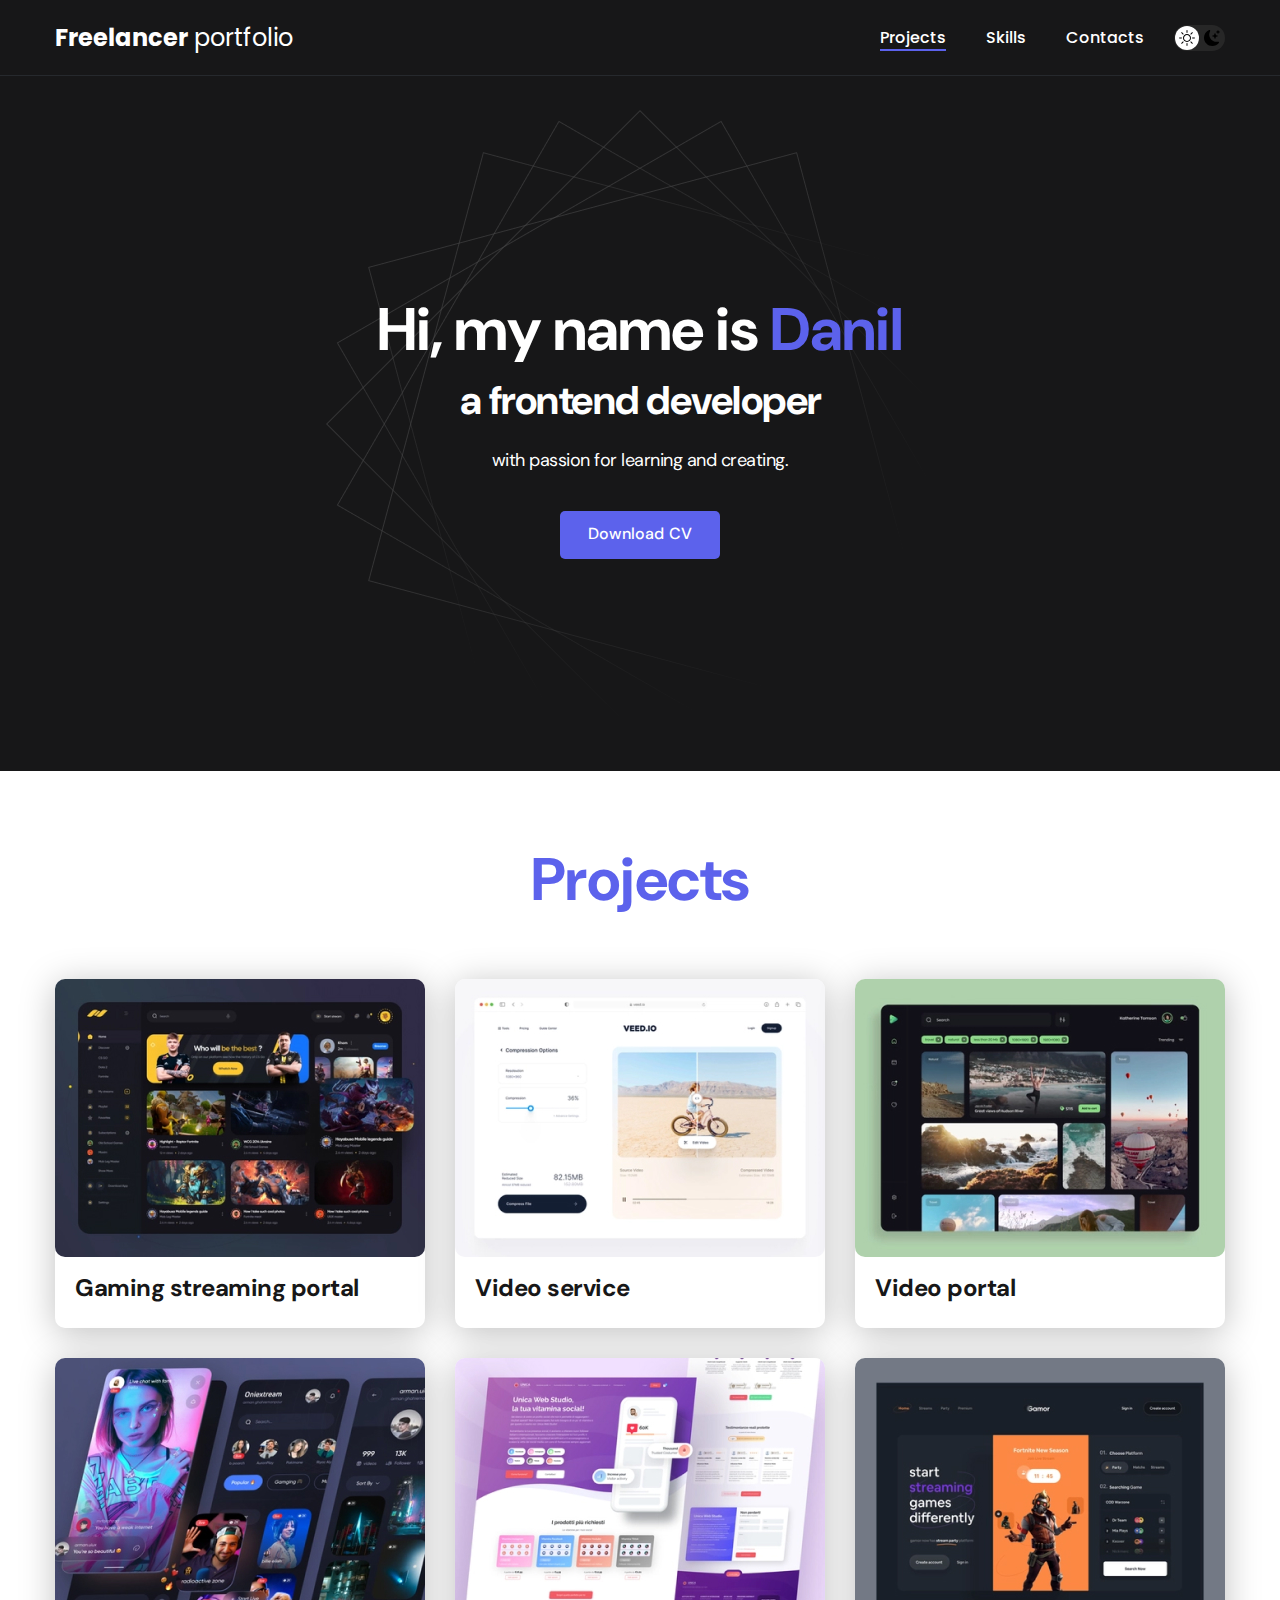
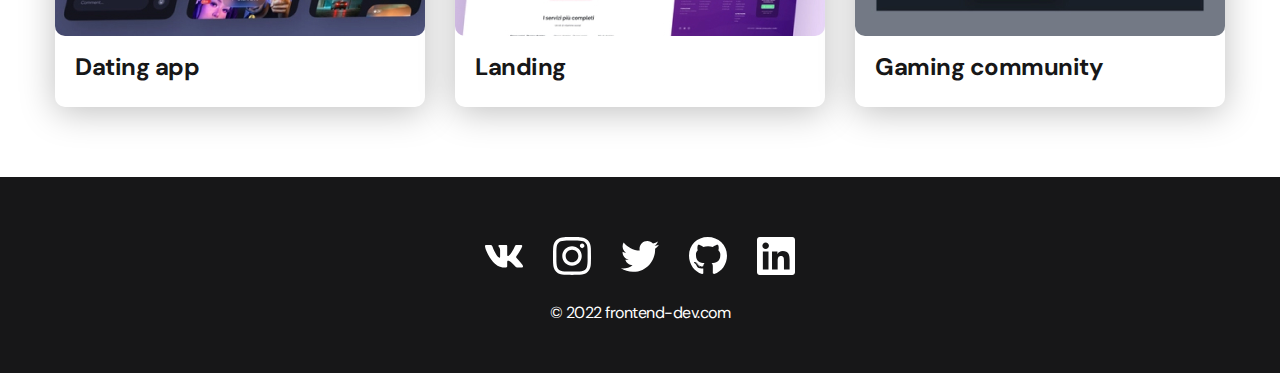
<file: index.html>
<!DOCTYPE html>
<html lang="en">
<head>
    <meta charset="UTF-8">
    <meta http-equiv="X-UA-Compatible" content="IE=edge">
    <meta name="viewport" content="width=device-width, initial-scale=1.0">
    <title>Freelancer portfolio</title>
    <link rel="stylesheet" href="./css/main.css">
    <link rel="apple-touch-icon" sizes="180x180" href="favicon/apple-touch-icon.png">
    <link rel="icon" type="image/png" sizes="32x32" href="favicon/favicon-32x32.png">
    <link rel="icon" type="image/png" sizes="16x16" href="favicon/favicon-16x16.png">
    <link rel="manifest" href="favicon/site.webmanifest">
    <link rel="mask-icon" href="favicon/safari-pinned-tab.svg" color="#5bbad5">
    <meta name="msapplication-TileColor" content="#da532c">
    <meta name="theme-color" content="#ffffff">
</head>
<body>
    <nav class="nav">
        <div class="container">
            <div class="nav-row">
                <a href="./index.html" class="logo"><strong>Freelancer</strong> portfolio</a>

                <button class="dark-mode-btn">
                    <img src="./img/icons/sun.svg" alt="Light mode" class="dark-mode-btn__icon">
                    <img src="./img/icons/moon.svg" alt="Dark mode" class="dark-mode-btn__icon">
                </button>
                
                <ul class="nav-list">
                    <li class="nav-list__item"><a href="./index.html" class="nav-list__link nav-list__link--active">Projects</a></li>
                    <li class="nav-list__item"><a href="./skills.html" class="nav-list__link">Skills</a></li>
                    <li class="nav-list__item"><a href="./contacts.html" class="nav-list__link">Contacts</a></li>
                </ul>
            </div>
        </div>
    </nav>

    <header class="header">
        <div class="header__wrapper">
            <h1 class="header__title">
                <strong>Hi, my name is <em>Danil</em></strong><br>
                a frontend developer
            </h1>
            <div class="header__text">
                <p>with passion for learning and creating.</p>
            </div>
            <a href="#!" class="btn">Download CV</a>
        </div>
    </header>

    <main class="section">
        <div class="container">
            <h2 class="title-1">Projects</h2>
            <ul class="projects">
                <li class="project">
                    <a href="./project-page-1.html">
                        <img src="./img/projects/01.jpg" alt="Project img" class="project__img">
                        <h3 class="project__title">Gaming streaming portal</h3>
                    </a>
                </li>
                <li class="project">
                    <a href="./project-page-2.html">
                        <img src="./img/projects/02.jpg" alt="Project img" class="project__img">
                        <h3 class="project__title">Video service</h3>
                    </a>
                </li>
                <li class="project">
                    <a href="./project-page-3.html">
                        <img src="./img/projects/03.jpg" alt="Project img" class="project__img">
                        <h3 class="project__title">Video portal</h3>
                    </a>
                </li>

                <li class="project">
                    <a href="./project-page-4.html">
                        <img src="./img/projects/04.jpg" alt="Project img" class="project__img">
                        <h3 class="project__title">Dating app</h3>
                    </a>
                </li>
                <li class="project">
                    <a href="./project-page-5.html">
                        <img src="./img/projects/05.jpg" alt="Project img" class="project__img">
                        <h3 class="project__title">Landing</h3>
                    </a>
                </li>
                <li class="project">
                    <a href="./project-page-6.html">
                        <img src="./img/projects/06.jpg" alt="Project img" class="project__img">
                        <h3 class="project__title">Gaming community</h3>
                    </a>
                </li>

            </ul>
        </div>
    </main>

    <footer class="footer">
        <div class="container">
            <div class="footer__wrapper">
                <ul class="social">
                    <li class="social__item"><a href="#!"><img src="./img/icons/vk.svg" alt="Link"></a></li>
                    <li class="social__item"><a href="#!"><img src="./img/icons/instagram.svg" alt="Link"></a></li>
                    <li class="social__item"><a href="#!"><img src="./img/icons/twitter.svg" alt="Link"></a></li>
                    <li class="social__item"><a href="#!"><img src="./img/icons/gitHub.svg" alt="Link"></a></li>
                    <li class="social__item"><a href="#!"><img src="./img/icons/linkedIn.svg" alt="Link"></a></li>
                </ul>
                <div class="copyright">
                    <p>© 2022 frontend-dev.com</p>
                </div>
            </div>
        </div>
    </footer>

    <script src="./js/main.js"></script>

</body>
</html>
</file>
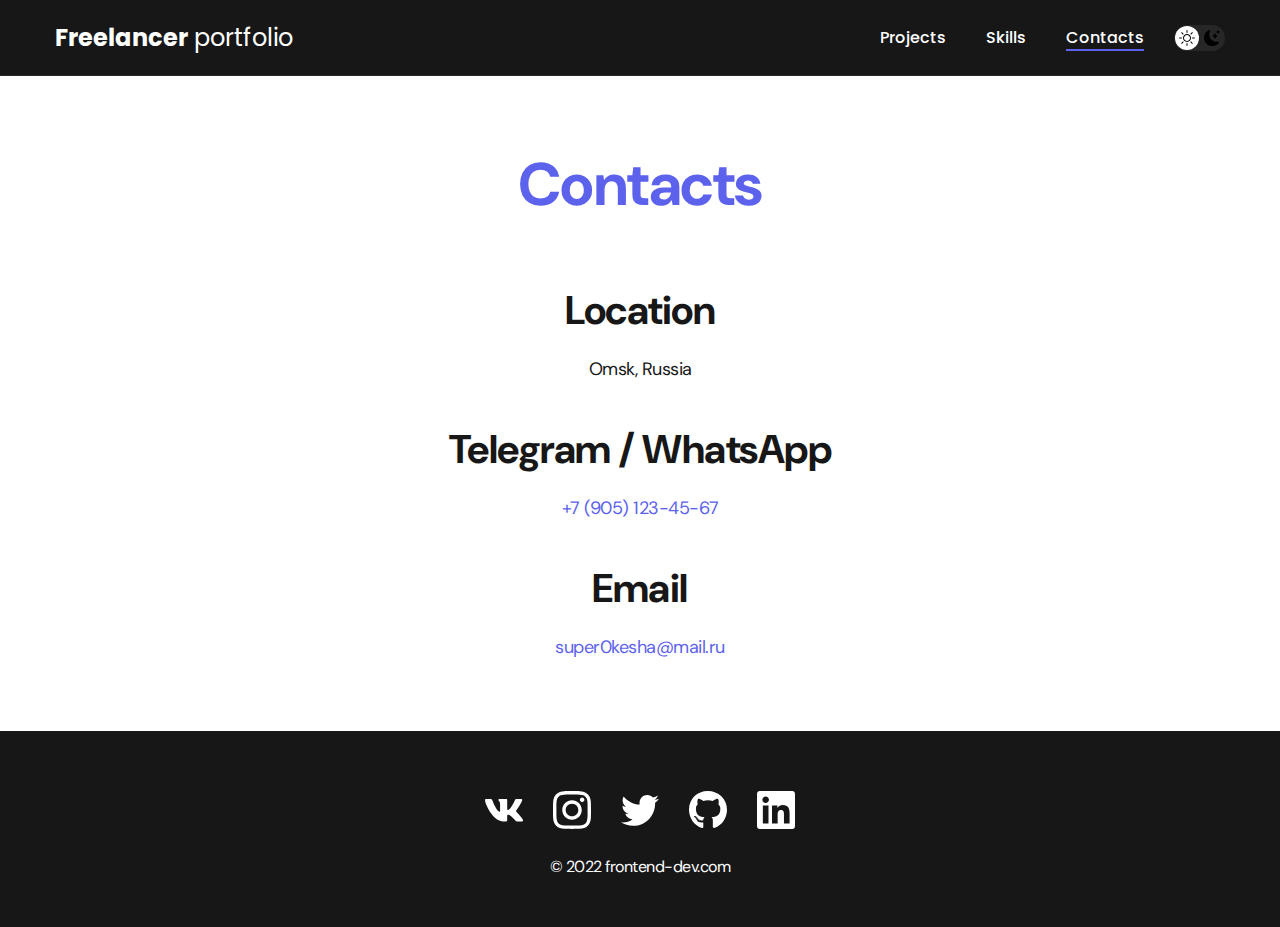
<file: contacts.html>
<!DOCTYPE html>
<html lang="en">
<head>
    <meta charset="UTF-8">
    <meta http-equiv="X-UA-Compatible" content="IE=edge">
    <meta name="viewport" content="width=device-width, initial-scale=1.0">
    <title>Contacts</title>
    <link rel="stylesheet" href="./css/main.css">
    <link rel="apple-touch-icon" sizes="180x180" href="favicon/apple-touch-icon.png">
    <link rel="icon" type="image/png" sizes="32x32" href="favicon/favicon-32x32.png">
    <link rel="icon" type="image/png" sizes="16x16" href="favicon/favicon-16x16.png">
    <link rel="manifest" href="favicon/site.webmanifest">
    <link rel="mask-icon" href="favicon/safari-pinned-tab.svg" color="#5bbad5">
    <meta name="msapplication-TileColor" content="#da532c">
    <meta name="theme-color" content="#ffffff">
</head>
<body>
    <nav class="nav">
        <div class="container">
            <div class="nav-row">
                <a href="./index.html" class="logo"><strong>Freelancer</strong> portfolio</a>

                <button class="dark-mode-btn">
                    <img src="./img/icons/sun.svg" alt="Light mode" class="dark-mode-btn__icon">
                    <img src="./img/icons/moon.svg" alt="Dark mode" class="dark-mode-btn__icon">
                </button>
                
                <ul class="nav-list">
                    <li class="nav-list__item"><a href="./index.html" class="nav-list__link">Projects</a></li>
                    <li class="nav-list__item"><a href="./skills.html" class="nav-list__link">Skills</a></li>
                    <li class="nav-list__item"><a href="./contacts.html" class="nav-list__link nav-list__link--active">Contacts</a></li>
                </ul>
            </div>
        </div>
    </nav>

    <main class="section">
        <div class="container">
                <h1 class="title-1">Contacts</h1>

                <ul class="content-list">
                    <li class="content-list__item">
                        <h2 class="title-2">Location</h2>
                        <p>Omsk, Russia</p>
                    </li>
                    <li class="content-list__item">
                        <h2 class="title-2">Telegram / WhatsApp</h2>
                        <p><a href="tel:+79051234567">+7 (905) 123-45-67</a></p>
                    </li>
                    <li class="content-list__item">
                        <h2 class="title-2">Email</h2>
                        <p><a href="mailto:webdev@protonmail.com">super0kesha@mail.ru</a></p>
                    </li>
                </ul>

        </div>
    </main>

    <footer class="footer">
        <div class="container">
            <div class="footer__wrapper">
                <ul class="social">
                    <li class="social__item"><a href="#!"><img src="./img/icons/vk.svg" alt="Link"></a></li>
                    <li class="social__item"><a href="#!"><img src="./img/icons/instagram.svg" alt="Link"></a></li>
                    <li class="social__item"><a href="#!"><img src="./img/icons/twitter.svg" alt="Link"></a></li>
                    <li class="social__item"><a href="#!"><img src="./img/icons/gitHub.svg" alt="Link"></a></li>
                    <li class="social__item"><a href="#!"><img src="./img/icons/linkedIn.svg" alt="Link"></a></li>
                </ul>
                <div class="copyright">
                    <p>© 2022 frontend-dev.com</p>
                </div>
            </div>
        </div>
    </footer>

    <script src="./js/main.js"></script>

</body>
</html>
</file>
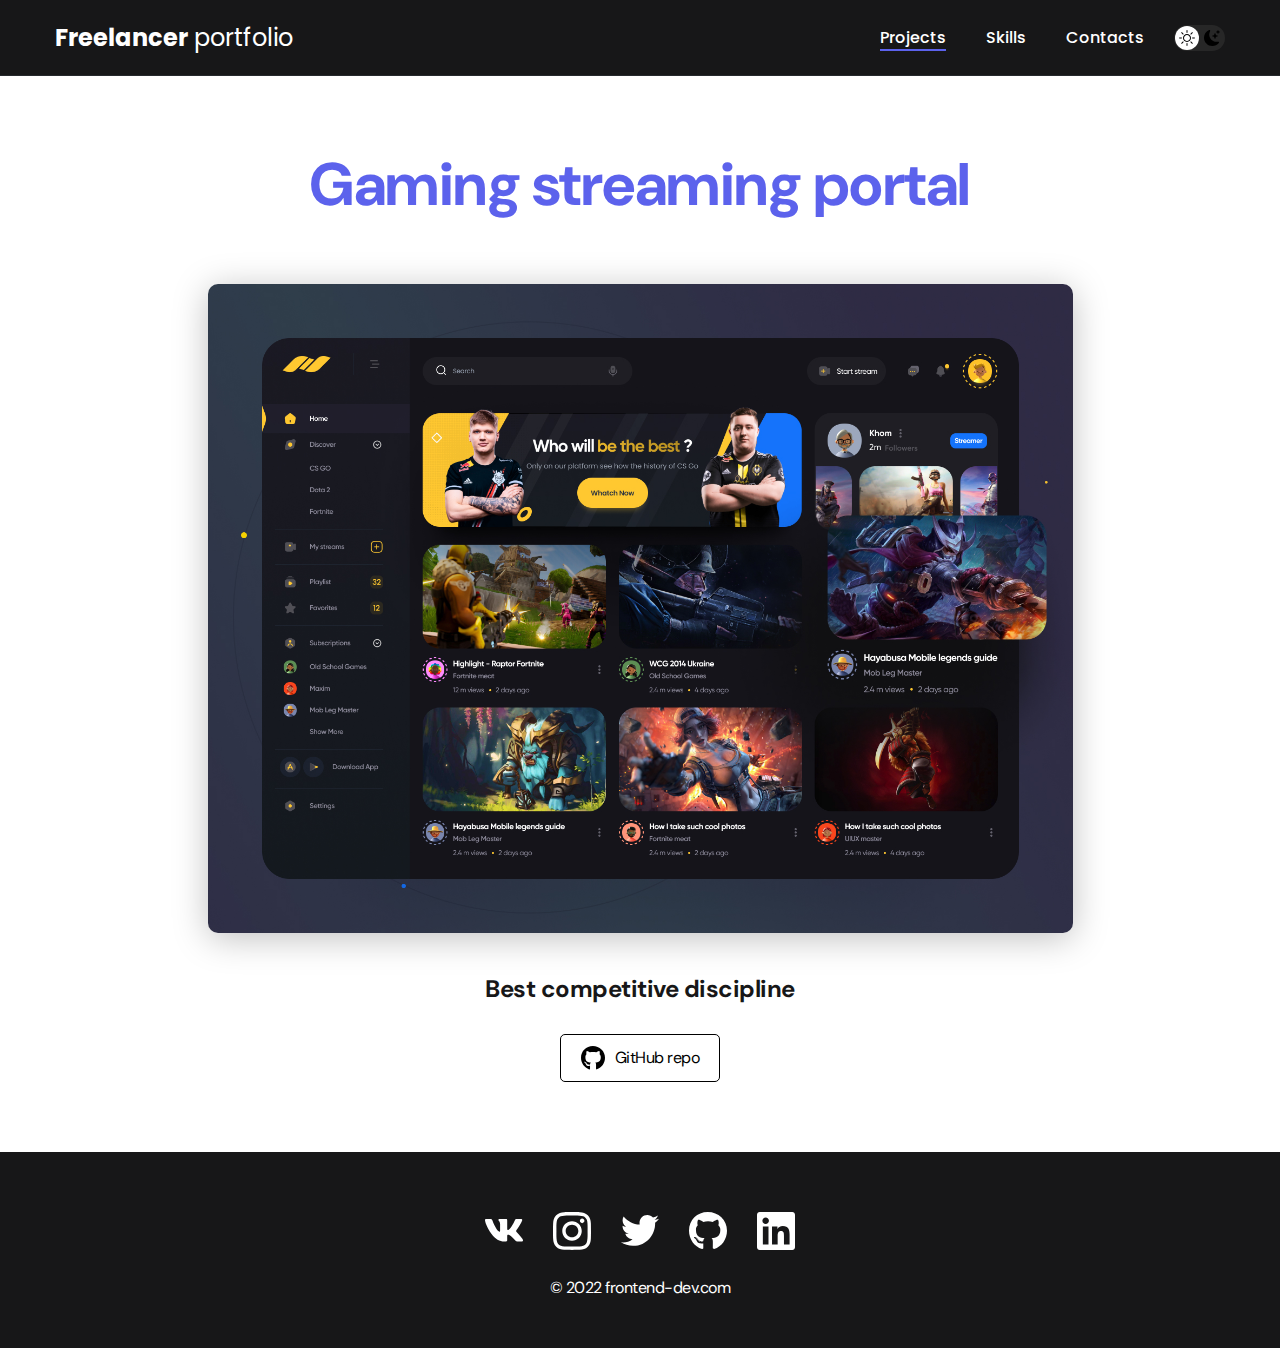
<file: project-page-1.html>
<!DOCTYPE html>
<html lang="en">
<head>
    <meta charset="UTF-8">
    <meta http-equiv="X-UA-Compatible" content="IE=edge">
    <meta name="viewport" content="width=device-width, initial-scale=1.0">
    <title>Freelancer portfolio</title>
    <link rel="stylesheet" href="./css/main.css">
    <link rel="apple-touch-icon" sizes="180x180" href="favicon/apple-touch-icon.png">
    <link rel="icon" type="image/png" sizes="32x32" href="favicon/favicon-32x32.png">
    <link rel="icon" type="image/png" sizes="16x16" href="favicon/favicon-16x16.png">
    <link rel="manifest" href="favicon/site.webmanifest">
    <link rel="mask-icon" href="favicon/safari-pinned-tab.svg" color="#5bbad5">
    <meta name="msapplication-TileColor" content="#da532c">
    <meta name="theme-color" content="#ffffff">
</head>
<body>
    <nav class="nav">
        <div class="container">
            <div class="nav-row">
                <a href="./index.html" class="logo"><strong>Freelancer</strong> portfolio</a>

                <button class="dark-mode-btn">
                    <img src="./img/icons/sun.svg" alt="Light mode" class="dark-mode-btn__icon">
                    <img src="./img/icons/moon.svg" alt="Dark mode" class="dark-mode-btn__icon">
                </button>

                <ul class="nav-list">
                    <li class="nav-list__item"><a href="./index.html" class="nav-list__link nav-list__link--active">Projects</a></li>
                    <li class="nav-list__item"><a href="./skills.html" class="nav-list__link">Skills</a></li>
                    <li class="nav-list__item"><a href="./contacts.html" class="nav-list__link">Contacts</a></li>
                </ul>
            </div>
        </div>
    </nav>

    <main class="section">
        <div class="container">
            <div class="project-details">

                <h1 class="title-1">Gaming streaming portal</h1>

                <img src="./img/projects/01-big.jpg" alt="" class="project-details__cover">

                <div class="project-details__desc">
                    <p>Best competitive discipline </p>
                </div>

                <a href="#!" class="btn-outline">
                    <img src="./img/icons/gitHub-black.svg" alt="">
                    GitHub repo
                </a>

            </div>
        </div>
    </main>

    <footer class="footer">
        <div class="container">
            <div class="footer__wrapper">
                <ul class="social">
                    <li class="social__item"><a href="#!"><img src="./img/icons/vk.svg" alt="Link"></a></li>
                    <li class="social__item"><a href="#!"><img src="./img/icons/instagram.svg" alt="Link"></a></li>
                    <li class="social__item"><a href="#!"><img src="./img/icons/twitter.svg" alt="Link"></a></li>
                    <li class="social__item"><a href="#!"><img src="./img/icons/gitHub.svg" alt="Link"></a></li>
                    <li class="social__item"><a href="#!"><img src="./img/icons/linkedIn.svg" alt="Link"></a></li>
                </ul>
                <div class="copyright">
                    <p>© 2022 frontend-dev.com</p>
                </div>
            </div>
        </div>
    </footer>

    <script src="./js/main.js"></script>

</body>
</html>
</file>
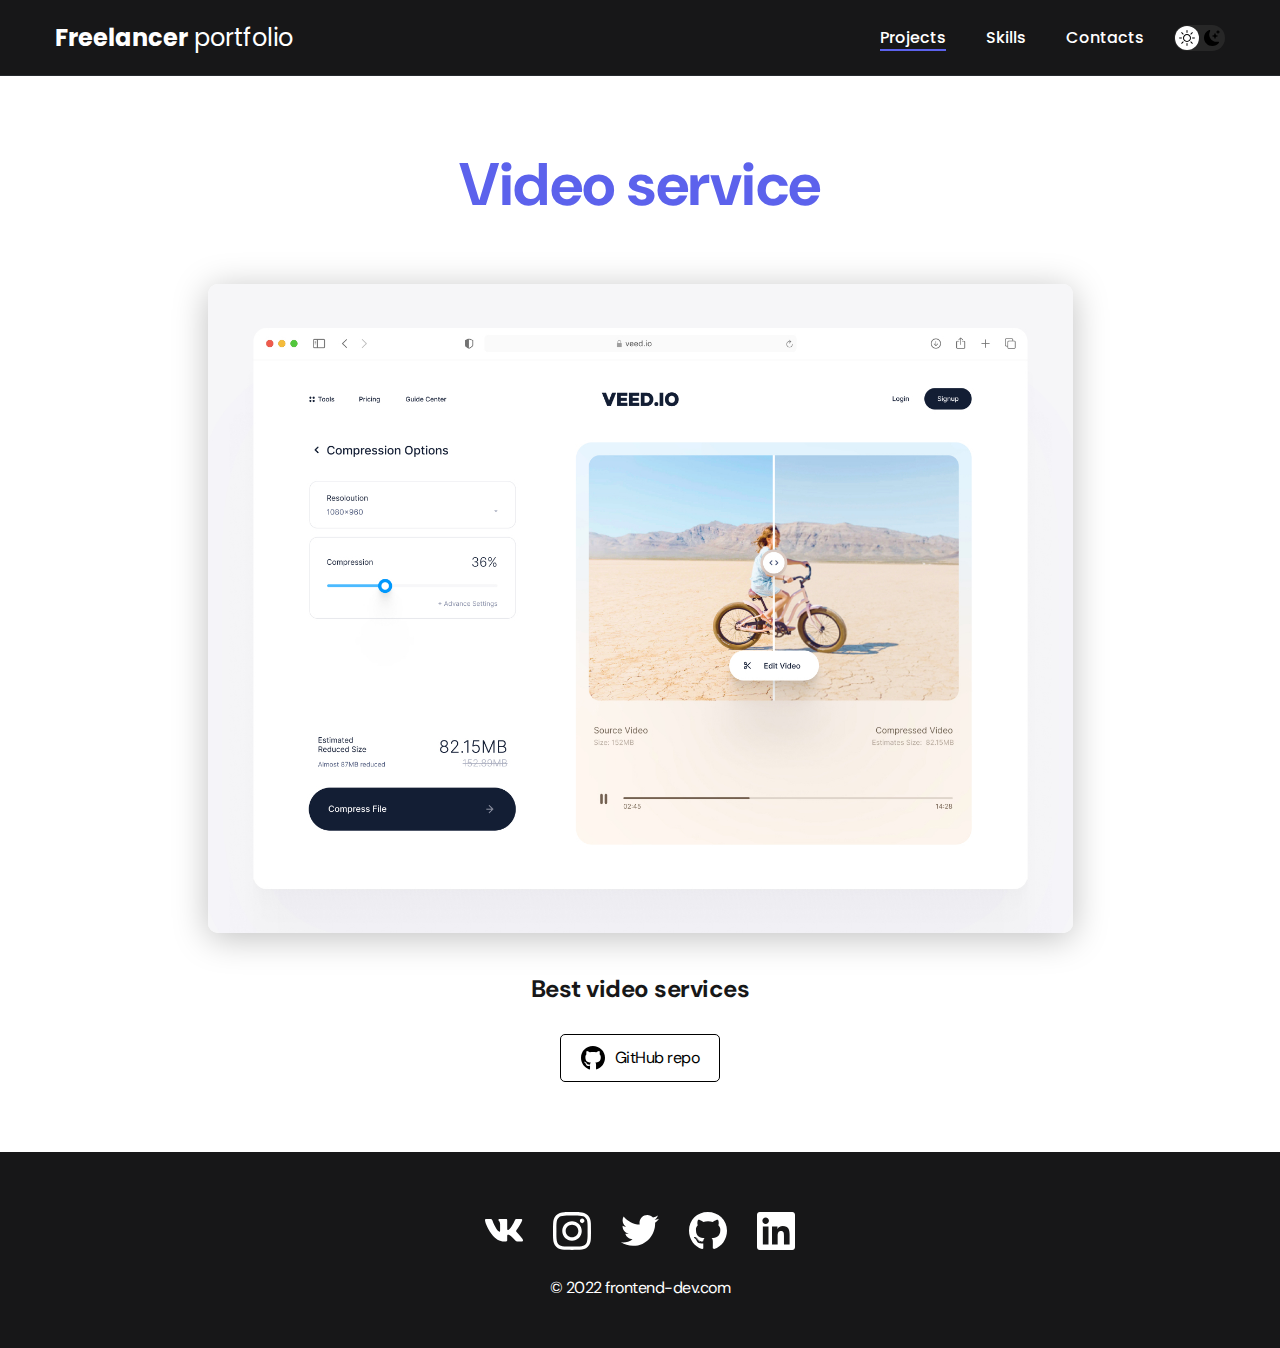
<file: project-page-2.html>
<!DOCTYPE html>
<html lang="en">
<head>
    <meta charset="UTF-8">
    <meta http-equiv="X-UA-Compatible" content="IE=edge">
    <meta name="viewport" content="width=device-width, initial-scale=1.0">
    <title>Freelancer portfolio</title>
    <link rel="stylesheet" href="./css/main.css">
    <link rel="apple-touch-icon" sizes="180x180" href="favicon/apple-touch-icon.png">
    <link rel="icon" type="image/png" sizes="32x32" href="favicon/favicon-32x32.png">
    <link rel="icon" type="image/png" sizes="16x16" href="favicon/favicon-16x16.png">
    <link rel="manifest" href="favicon/site.webmanifest">
    <link rel="mask-icon" href="favicon/safari-pinned-tab.svg" color="#5bbad5">
    <meta name="msapplication-TileColor" content="#da532c">
    <meta name="theme-color" content="#ffffff">
</head>
<body>
    <nav class="nav">
        <div class="container">
            <div class="nav-row">
                <a href="./index.html" class="logo"><strong>Freelancer</strong> portfolio</a>

                <button class="dark-mode-btn">
                    <img src="./img/icons/sun.svg" alt="Light mode" class="dark-mode-btn__icon">
                    <img src="./img/icons/moon.svg" alt="Dark mode" class="dark-mode-btn__icon">
                </button>

                <ul class="nav-list">
                    <li class="nav-list__item"><a href="./index.html" class="nav-list__link nav-list__link--active">Projects</a></li>
                    <li class="nav-list__item"><a href="./skills.html" class="nav-list__link">Skills</a></li>
                    <li class="nav-list__item"><a href="./contacts.html" class="nav-list__link">Contacts</a></li>
                </ul>
            </div>
        </div>
    </nav>

    <main class="section">
        <div class="container">
            <div class="project-details">

                <h1 class="title-1">Video service</h1>

                <img src="./img/projects/02-big.jpg" alt="" class="project-details__cover">

                <div class="project-details__desc">
                    <p>Best video services</p>
                </div>

                <a href="#!" class="btn-outline">
                    <img src="./img/icons/gitHub-black.svg" alt="">
                    GitHub repo
                </a>

            </div>
        </div>
    </main>

    <footer class="footer">
        <div class="container">
            <div class="footer__wrapper">
                <ul class="social">
                    <li class="social__item"><a href="#!"><img src="./img/icons/vk.svg" alt="Link"></a></li>
                    <li class="social__item"><a href="#!"><img src="./img/icons/instagram.svg" alt="Link"></a></li>
                    <li class="social__item"><a href="#!"><img src="./img/icons/twitter.svg" alt="Link"></a></li>
                    <li class="social__item"><a href="#!"><img src="./img/icons/gitHub.svg" alt="Link"></a></li>
                    <li class="social__item"><a href="#!"><img src="./img/icons/linkedIn.svg" alt="Link"></a></li>
                </ul>
                <div class="copyright">
                    <p>© 2022 frontend-dev.com</p>
                </div>
            </div>
        </div>
    </footer>

    <script src="./js/main.js"></script>

</body>
</html>
</file>
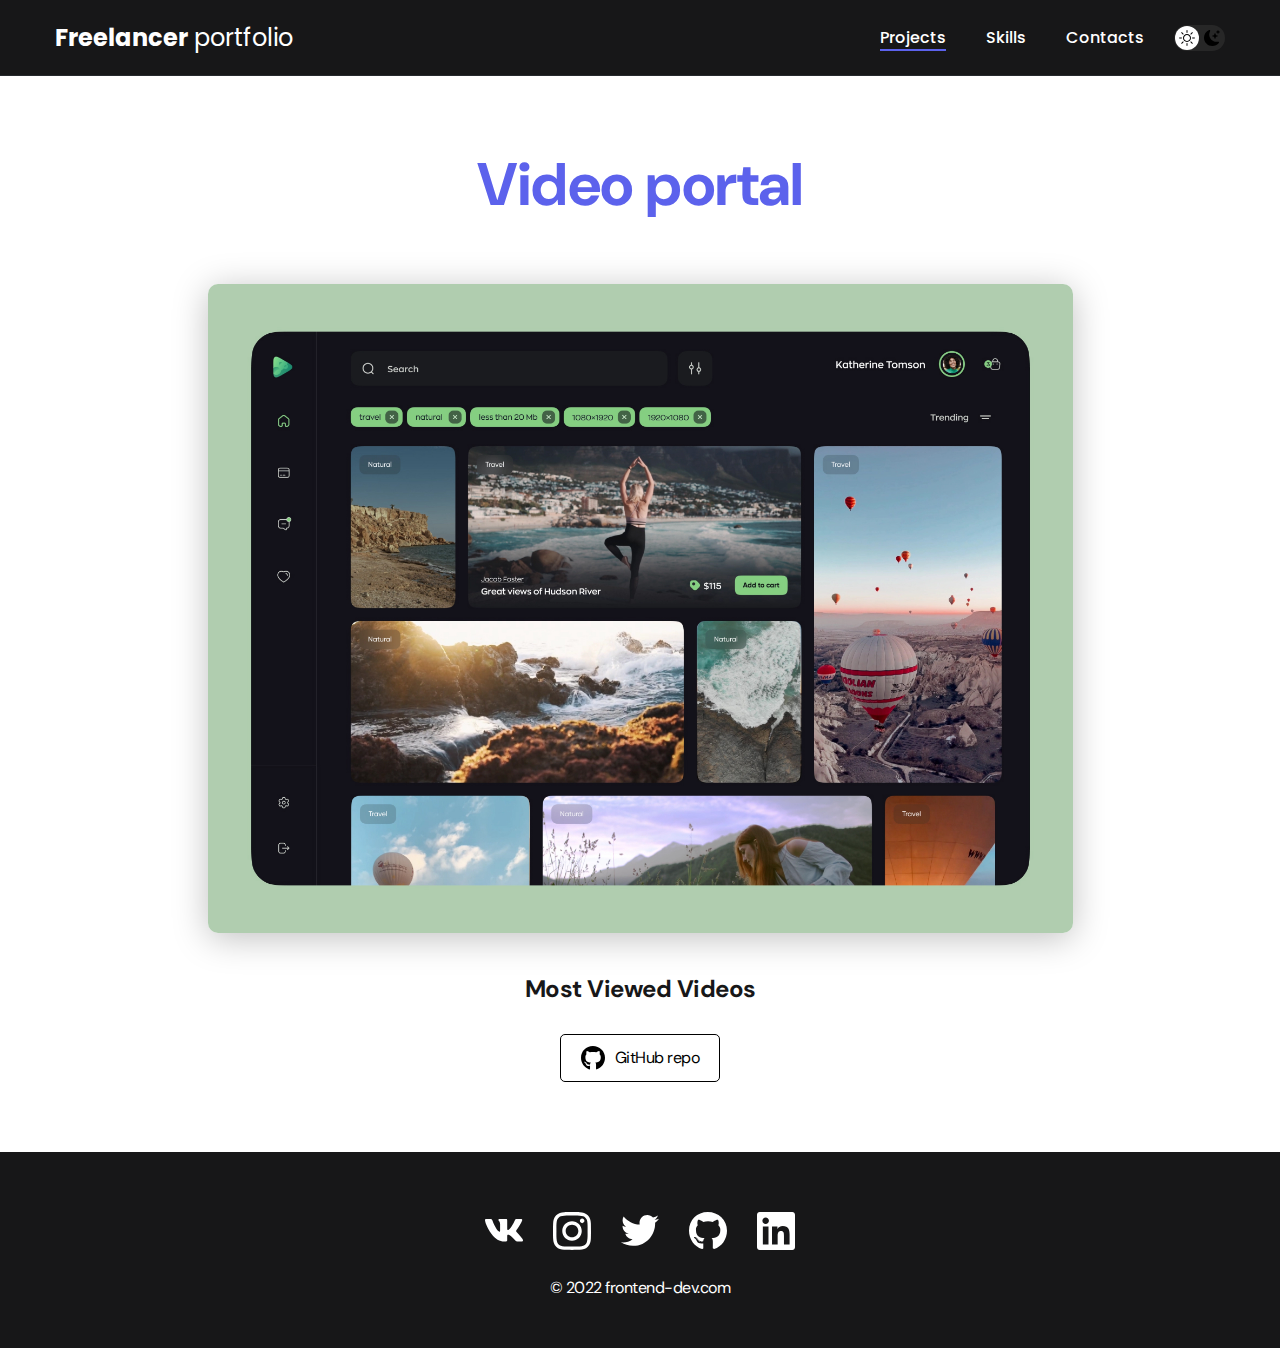
<file: project-page-3.html>
<!DOCTYPE html>
<html lang="en">
<head>
    <meta charset="UTF-8">
    <meta http-equiv="X-UA-Compatible" content="IE=edge">
    <meta name="viewport" content="width=device-width, initial-scale=1.0">
    <title>Freelancer portfolio</title>
    <link rel="stylesheet" href="./css/main.css">
    <link rel="apple-touch-icon" sizes="180x180" href="favicon/apple-touch-icon.png">
    <link rel="icon" type="image/png" sizes="32x32" href="favicon/favicon-32x32.png">
    <link rel="icon" type="image/png" sizes="16x16" href="favicon/favicon-16x16.png">
    <link rel="manifest" href="favicon/site.webmanifest">
    <link rel="mask-icon" href="favicon/safari-pinned-tab.svg" color="#5bbad5">
    <meta name="msapplication-TileColor" content="#da532c">
    <meta name="theme-color" content="#ffffff">
</head>
<body>
    <nav class="nav">
        <div class="container">
            <div class="nav-row">
                <a href="./index.html" class="logo"><strong>Freelancer</strong> portfolio</a>

                <button class="dark-mode-btn">
                    <img src="./img/icons/sun.svg" alt="Light mode" class="dark-mode-btn__icon">
                    <img src="./img/icons/moon.svg" alt="Dark mode" class="dark-mode-btn__icon">
                </button>

                <ul class="nav-list">
                    <li class="nav-list__item"><a href="./index.html" class="nav-list__link nav-list__link--active">Projects</a></li>
                    <li class="nav-list__item"><a href="./skills.html" class="nav-list__link">Skills</a></li>
                    <li class="nav-list__item"><a href="./contacts.html" class="nav-list__link">Contacts</a></li>
                </ul>
            </div>
        </div>
    </nav>

    <main class="section">
        <div class="container">
            <div class="project-details">

                <h1 class="title-1">Video portal</h1>

                <img src="./img/projects/03-big.jpg" alt="" class="project-details__cover">

                <div class="project-details__desc">
                    <p>Most Viewed Videos</p>
                </div>

                <a href="#!" class="btn-outline">
                    <img src="./img/icons/gitHub-black.svg" alt="">
                    GitHub repo
                </a>

            </div>
        </div>
    </main>

    <footer class="footer">
        <div class="container">
            <div class="footer__wrapper">
                <ul class="social">
                    <li class="social__item"><a href="#!"><img src="./img/icons/vk.svg" alt="Link"></a></li>
                    <li class="social__item"><a href="#!"><img src="./img/icons/instagram.svg" alt="Link"></a></li>
                    <li class="social__item"><a href="#!"><img src="./img/icons/twitter.svg" alt="Link"></a></li>
                    <li class="social__item"><a href="#!"><img src="./img/icons/gitHub.svg" alt="Link"></a></li>
                    <li class="social__item"><a href="#!"><img src="./img/icons/linkedIn.svg" alt="Link"></a></li>
                </ul>
                <div class="copyright">
                    <p>© 2022 frontend-dev.com</p>
                </div>
            </div>
        </div>
    </footer>

    <script src="./js/main.js"></script>

</body>
</html>
</file>
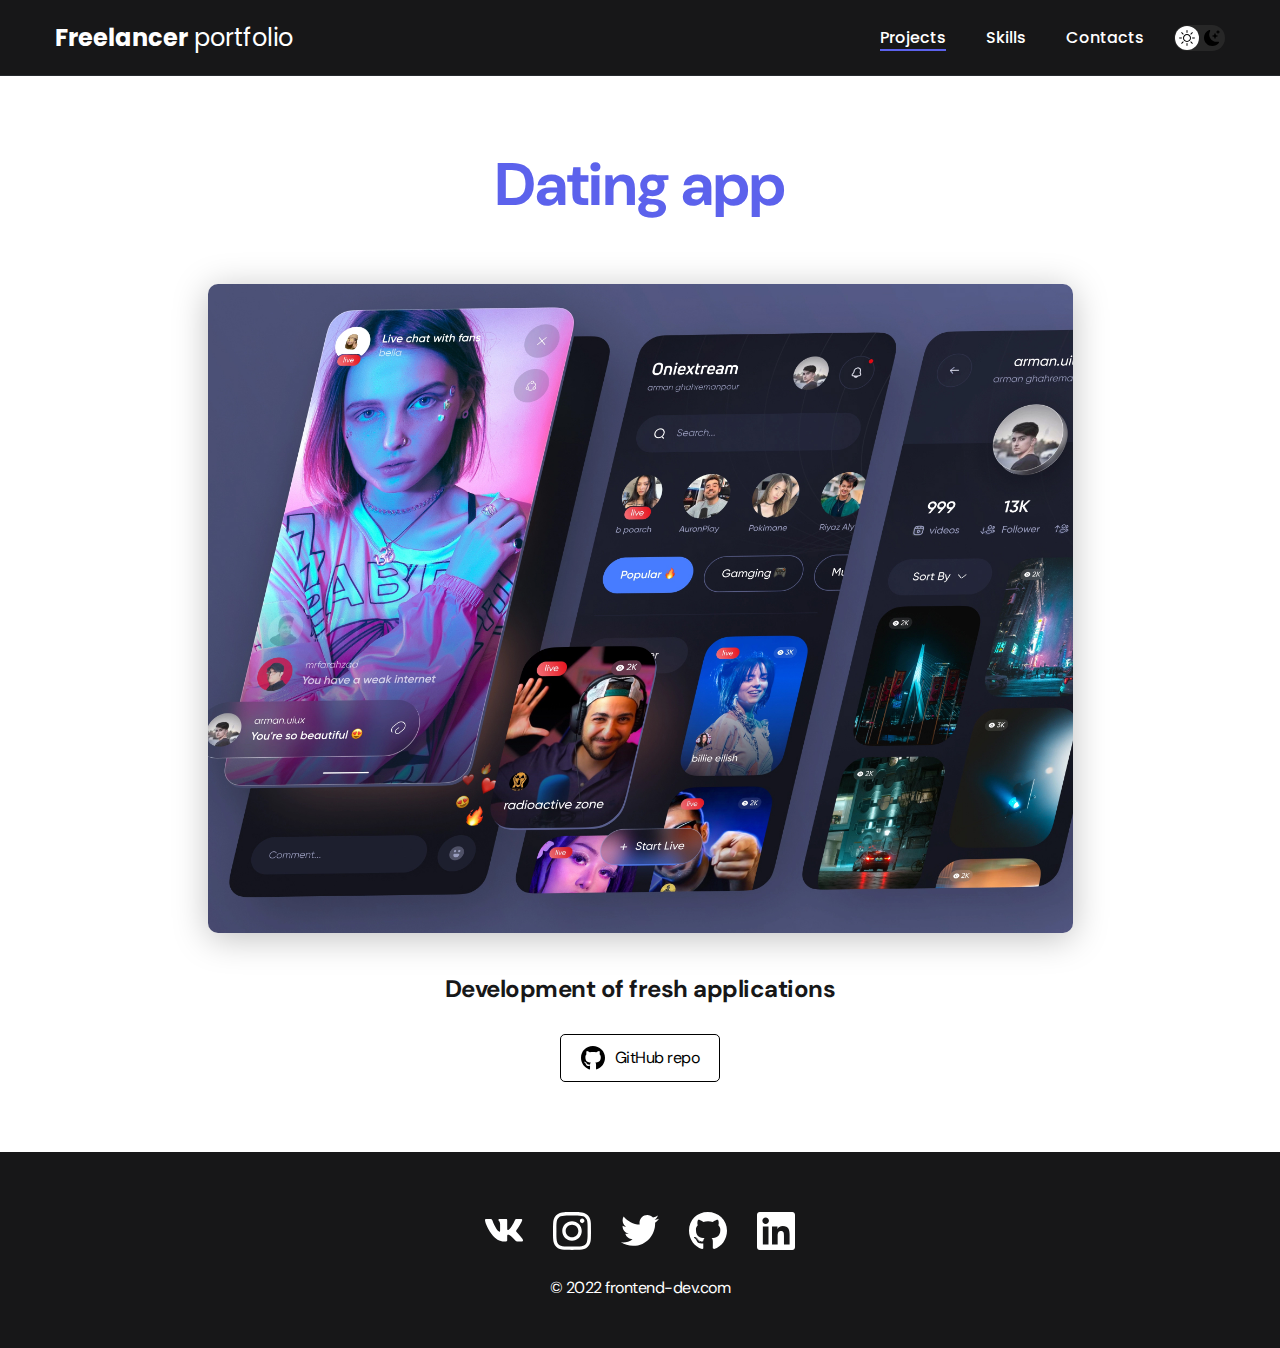
<file: project-page-4.html>
<!DOCTYPE html>
<html lang="en">
<head>
    <meta charset="UTF-8">
    <meta http-equiv="X-UA-Compatible" content="IE=edge">
    <meta name="viewport" content="width=device-width, initial-scale=1.0">
    <title>Freelancer portfolio</title>
    <link rel="stylesheet" href="./css/main.css">
    <link rel="apple-touch-icon" sizes="180x180" href="favicon/apple-touch-icon.png">
    <link rel="icon" type="image/png" sizes="32x32" href="favicon/favicon-32x32.png">
    <link rel="icon" type="image/png" sizes="16x16" href="favicon/favicon-16x16.png">
    <link rel="manifest" href="favicon/site.webmanifest">
    <link rel="mask-icon" href="favicon/safari-pinned-tab.svg" color="#5bbad5">
    <meta name="msapplication-TileColor" content="#da532c">
    <meta name="theme-color" content="#ffffff">
</head>
<body>
    <nav class="nav">
        <div class="container">
            <div class="nav-row">
                <a href="./index.html" class="logo"><strong>Freelancer</strong> portfolio</a>

                <button class="dark-mode-btn">
                    <img src="./img/icons/sun.svg" alt="Light mode" class="dark-mode-btn__icon">
                    <img src="./img/icons/moon.svg" alt="Dark mode" class="dark-mode-btn__icon">
                </button>

                <ul class="nav-list">
                    <li class="nav-list__item"><a href="./index.html" class="nav-list__link nav-list__link--active">Projects</a></li>
                    <li class="nav-list__item"><a href="./skills.html" class="nav-list__link">Skills</a></li>
                    <li class="nav-list__item"><a href="./contacts.html" class="nav-list__link">Contacts</a></li>
                </ul>
            </div>
        </div>
    </nav>

    <main class="section">
        <div class="container">
            <div class="project-details">

                <h1 class="title-1">Dating app</h1>

                <img src="./img/projects/04-big.jpg" alt="" class="project-details__cover">

                <div class="project-details__desc">
                    <p>Development of fresh applications</p>
                </div>

                <a href="#!" class="btn-outline">
                    <img src="./img/icons/gitHub-black.svg" alt="">
                    GitHub repo
                </a>

            </div>
        </div>
    </main>

    <footer class="footer">
        <div class="container">
            <div class="footer__wrapper">
                <ul class="social">
                    <li class="social__item"><a href="#!"><img src="./img/icons/vk.svg" alt="Link"></a></li>
                    <li class="social__item"><a href="#!"><img src="./img/icons/instagram.svg" alt="Link"></a></li>
                    <li class="social__item"><a href="#!"><img src="./img/icons/twitter.svg" alt="Link"></a></li>
                    <li class="social__item"><a href="#!"><img src="./img/icons/gitHub.svg" alt="Link"></a></li>
                    <li class="social__item"><a href="#!"><img src="./img/icons/linkedIn.svg" alt="Link"></a></li>
                </ul>
                <div class="copyright">
                    <p>© 2022 frontend-dev.com</p>
                </div>
            </div>
        </div>
    </footer>

    <script src="./js/main.js"></script>

</body>
</html>
</file>
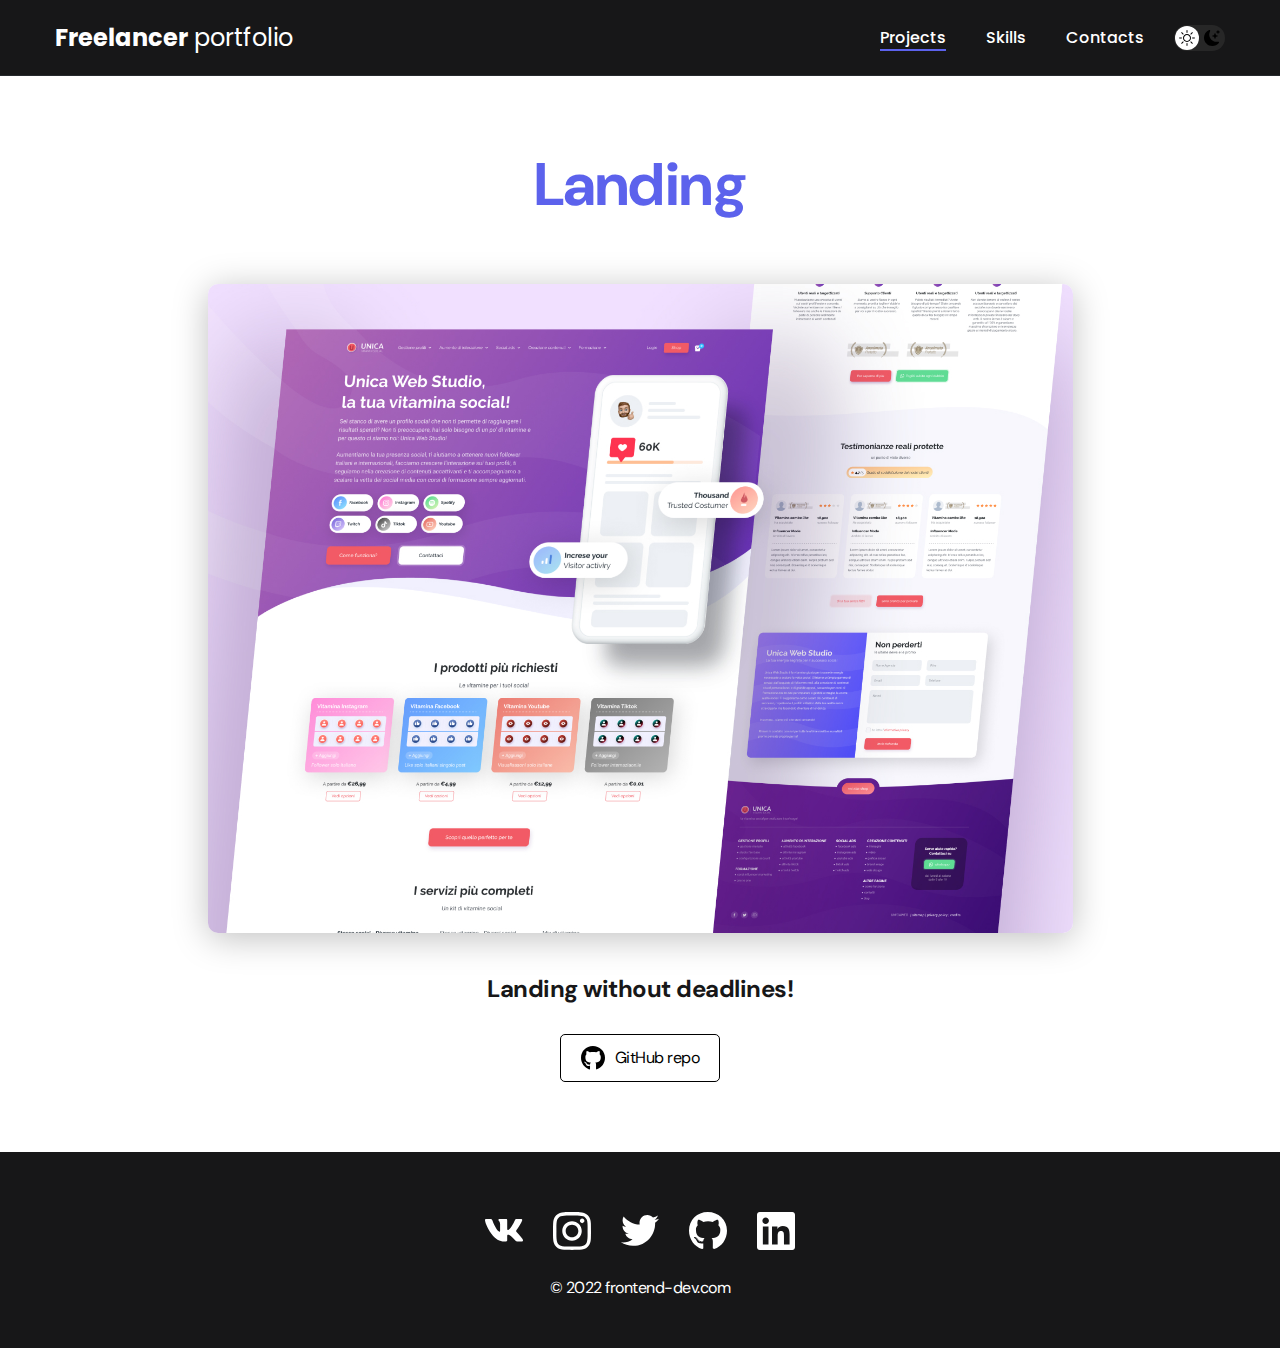
<file: project-page-5.html>
<!DOCTYPE html>
<html lang="en">
<head>
    <meta charset="UTF-8">
    <meta http-equiv="X-UA-Compatible" content="IE=edge">
    <meta name="viewport" content="width=device-width, initial-scale=1.0">
    <title>Freelancer portfolio</title>
    <link rel="stylesheet" href="./css/main.css">
    <link rel="apple-touch-icon" sizes="180x180" href="favicon/apple-touch-icon.png">
    <link rel="icon" type="image/png" sizes="32x32" href="favicon/favicon-32x32.png">
    <link rel="icon" type="image/png" sizes="16x16" href="favicon/favicon-16x16.png">
    <link rel="manifest" href="favicon/site.webmanifest">
    <link rel="mask-icon" href="favicon/safari-pinned-tab.svg" color="#5bbad5">
    <meta name="msapplication-TileColor" content="#da532c">
    <meta name="theme-color" content="#ffffff">
</head>
<body>
    <nav class="nav">
        <div class="container">
            <div class="nav-row">
                <a href="./index.html" class="logo"><strong>Freelancer</strong> portfolio</a>

                <button class="dark-mode-btn">
                    <img src="./img/icons/sun.svg" alt="Light mode" class="dark-mode-btn__icon">
                    <img src="./img/icons/moon.svg" alt="Dark mode" class="dark-mode-btn__icon">
                </button>

                <ul class="nav-list">
                    <li class="nav-list__item"><a href="./index.html" class="nav-list__link nav-list__link--active">Projects</a></li>
                    <li class="nav-list__item"><a href="./skills.html" class="nav-list__link">Skills</a></li>
                    <li class="nav-list__item"><a href="./contacts.html" class="nav-list__link">Contacts</a></li>
                </ul>
            </div>
        </div>
    </nav>

    <main class="section">
        <div class="container">
            <div class="project-details">

                <h1 class="title-1">Landing</h1>

                <img src="./img/projects/05-big.jpg" alt="" class="project-details__cover">

                <div class="project-details__desc">
                    <p>Landing without deadlines!</p>
                </div>

                <a href="#!" class="btn-outline">
                    <img src="./img/icons/gitHub-black.svg" alt="">
                    GitHub repo
                </a>

            </div>
        </div>
    </main>

    <footer class="footer">
        <div class="container">
            <div class="footer__wrapper">
                <ul class="social">
                    <li class="social__item"><a href="#!"><img src="./img/icons/vk.svg" alt="Link"></a></li>
                    <li class="social__item"><a href="#!"><img src="./img/icons/instagram.svg" alt="Link"></a></li>
                    <li class="social__item"><a href="#!"><img src="./img/icons/twitter.svg" alt="Link"></a></li>
                    <li class="social__item"><a href="#!"><img src="./img/icons/gitHub.svg" alt="Link"></a></li>
                    <li class="social__item"><a href="#!"><img src="./img/icons/linkedIn.svg" alt="Link"></a></li>
                </ul>
                <div class="copyright">
                    <p>© 2022 frontend-dev.com</p>
                </div>
            </div>
        </div>
    </footer>

    <script src="./js/main.js"></script>

</body>
</html>
</file>
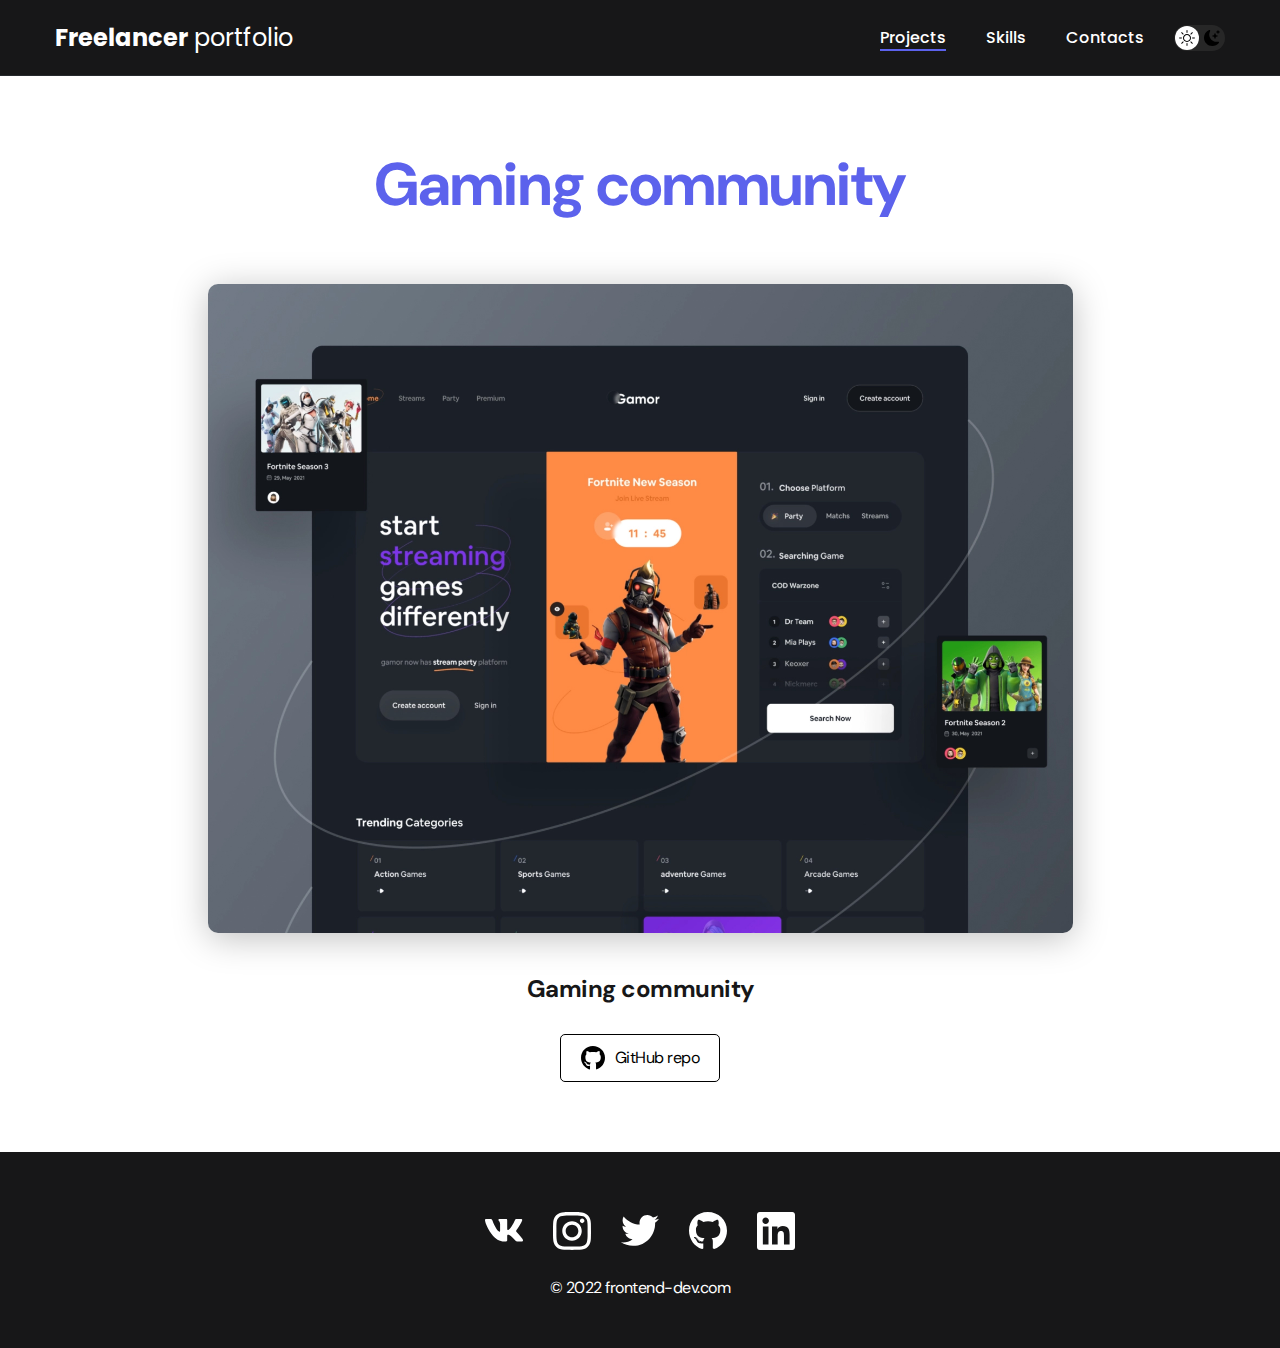
<file: project-page-6.html>
<!DOCTYPE html>
<html lang="en">
<head>
    <meta charset="UTF-8">
    <meta http-equiv="X-UA-Compatible" content="IE=edge">
    <meta name="viewport" content="width=device-width, initial-scale=1.0">
    <title>Freelancer portfolio</title>
    <link rel="stylesheet" href="./css/main.css">
    <link rel="apple-touch-icon" sizes="180x180" href="favicon/apple-touch-icon.png">
    <link rel="icon" type="image/png" sizes="32x32" href="favicon/favicon-32x32.png">
    <link rel="icon" type="image/png" sizes="16x16" href="favicon/favicon-16x16.png">
    <link rel="manifest" href="favicon/site.webmanifest">
    <link rel="mask-icon" href="favicon/safari-pinned-tab.svg" color="#5bbad5">
    <meta name="msapplication-TileColor" content="#da532c">
    <meta name="theme-color" content="#ffffff">
</head>
<body>
    <nav class="nav">
        <div class="container">
            <div class="nav-row">
                <a href="./index.html" class="logo"><strong>Freelancer</strong> portfolio</a>

                <button class="dark-mode-btn">
                    <img src="./img/icons/sun.svg" alt="Light mode" class="dark-mode-btn__icon">
                    <img src="./img/icons/moon.svg" alt="Dark mode" class="dark-mode-btn__icon">
                </button>

                <ul class="nav-list">
                    <li class="nav-list__item"><a href="./index.html" class="nav-list__link nav-list__link--active">Projects</a></li>
                    <li class="nav-list__item"><a href="./skills.html" class="nav-list__link">Skills</a></li>
                    <li class="nav-list__item"><a href="./contacts.html" class="nav-list__link">Contacts</a></li>
                </ul>
            </div>
        </div>
    </nav>

    <main class="section">
        <div class="container">
            <div class="project-details">

                <h1 class="title-1">Gaming community</h1>

                <img src="./img/projects/06-big.jpg" alt="" class="project-details__cover">

                <div class="project-details__desc">
                    <p>Gaming community</p>
                </div>

                <a href="#!" class="btn-outline">
                    <img src="./img/icons/gitHub-black.svg" alt="">
                    GitHub repo
                </a>

            </div>
        </div>
    </main>

    <footer class="footer">
        <div class="container">
            <div class="footer__wrapper">
                <ul class="social">
                    <li class="social__item"><a href="#!"><img src="./img/icons/vk.svg" alt="Link"></a></li>
                    <li class="social__item"><a href="#!"><img src="./img/icons/instagram.svg" alt="Link"></a></li>
                    <li class="social__item"><a href="#!"><img src="./img/icons/twitter.svg" alt="Link"></a></li>
                    <li class="social__item"><a href="#!"><img src="./img/icons/gitHub.svg" alt="Link"></a></li>
                    <li class="social__item"><a href="#!"><img src="./img/icons/linkedIn.svg" alt="Link"></a></li>
                </ul>
                <div class="copyright">
                    <p>© 2022 frontend-dev.com</p>
                </div>
            </div>
        </div>
    </footer>

    <script src="./js/main.js"></script>

</body>
</html>
</file>
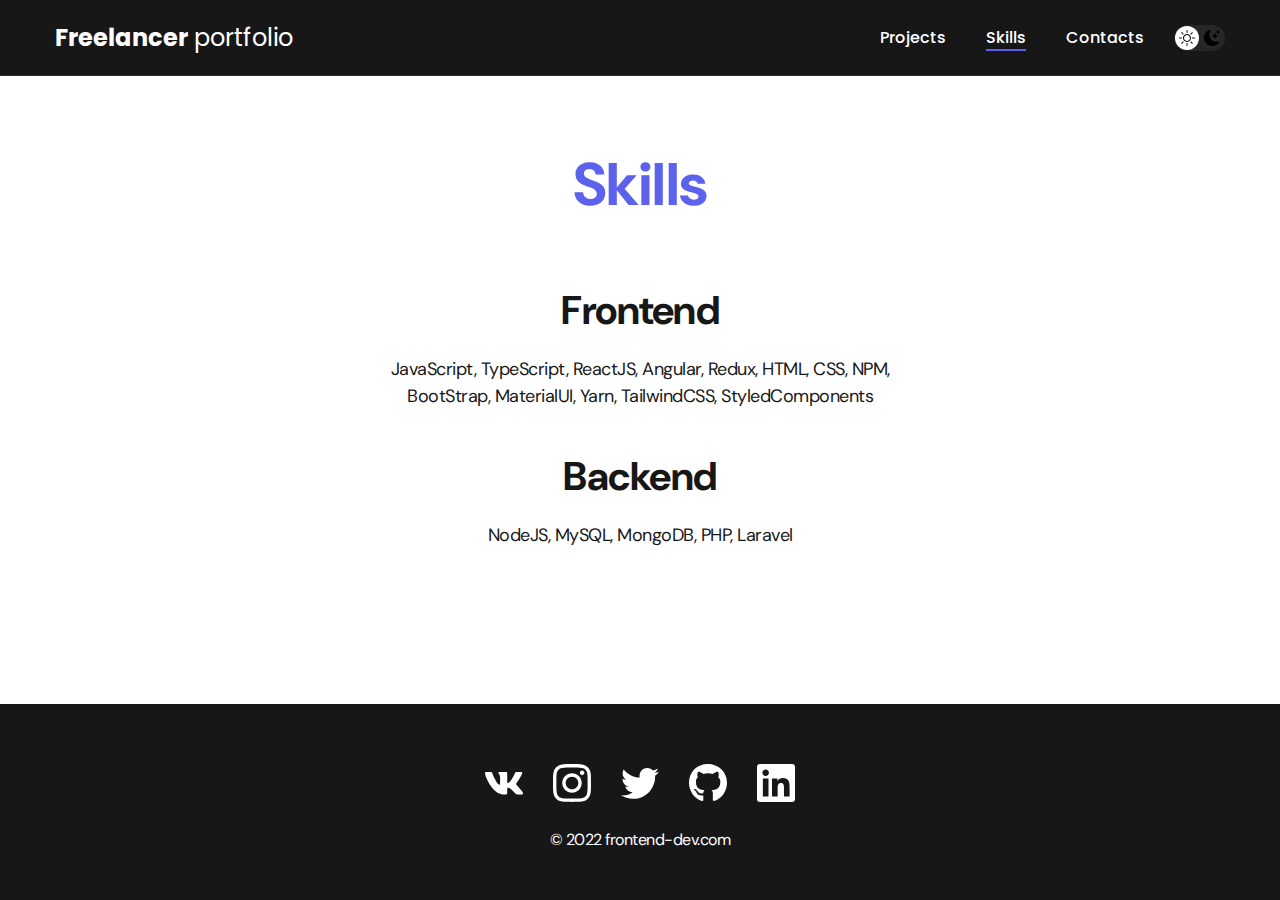
<file: skills.html>
<!DOCTYPE html>
<html lang="en">
<head>
    <meta charset="UTF-8">
    <meta http-equiv="X-UA-Compatible" content="IE=edge">
    <meta name="viewport" content="width=device-width, initial-scale=1.0">
    <title>Skills</title>
    <link rel="stylesheet" href="./css/main.css">
    <link rel="apple-touch-icon" sizes="180x180" href="favicon/apple-touch-icon.png">
    <link rel="icon" type="image/png" sizes="32x32" href="favicon/favicon-32x32.png">
    <link rel="icon" type="image/png" sizes="16x16" href="favicon/favicon-16x16.png">
    <link rel="manifest" href="favicon/site.webmanifest">
    <link rel="mask-icon" href="favicon/safari-pinned-tab.svg" color="#5bbad5">
    <meta name="msapplication-TileColor" content="#da532c">
    <meta name="theme-color" content="#ffffff">
</head>
<body>
    <nav class="nav">
        <div class="container">
            <div class="nav-row">
                <a href="./index.html" class="logo"><strong>Freelancer</strong> portfolio</a>

                <button class="dark-mode-btn">
                    <img src="./img/icons/sun.svg" alt="Light mode" class="dark-mode-btn__icon">
                    <img src="./img/icons/moon.svg" alt="Dark mode" class="dark-mode-btn__icon">
                </button>

                <ul class="nav-list">
                    <li class="nav-list__item"><a href="./index.html" class="nav-list__link">Projects</a></li>
                    <li class="nav-list__item"><a href="./skills.html" class="nav-list__link nav-list__link--active">Skills</a></li>
                    <li class="nav-list__item"><a href="./contacts.html" class="nav-list__link">Contacts</a></li>
                </ul>
            </div>
        </div>
    </nav>

    <main class="section">
        <div class="container">
                <h1 class="title-1">Skills</h1>

                <ul class="content-list">
                    <li class="content-list__item">
                        <h2 class="title-2">Frontend</h2>
                        <p>JavaScript, TypeScript, ReactJS, Angular, Redux, HTML, CSS, NPM, BootStrap, MaterialUI, Yarn, TailwindCSS, StyledComponents</p>
                    </li>
                    <li class="content-list__item">
                        <h2 class="title-2">Backend</h2>
                        <p>NodeJS, MySQL, MongoDB, PHP, Laravel</p>
                    </li>
                </ul>

        </div>
    </main>

    <footer class="footer">
        <div class="container">
            <div class="footer__wrapper">
                <ul class="social">
                    <li class="social__item"><a href="#!"><img src="./img/icons/vk.svg" alt="Link"></a></li>
                    <li class="social__item"><a href="#!"><img src="./img/icons/instagram.svg" alt="Link"></a></li>
                    <li class="social__item"><a href="#!"><img src="./img/icons/twitter.svg" alt="Link"></a></li>
                    <li class="social__item"><a href="#!"><img src="./img/icons/gitHub.svg" alt="Link"></a></li>
                    <li class="social__item"><a href="#!"><img src="./img/icons/linkedIn.svg" alt="Link"></a></li>
                </ul>
                <div class="copyright">
                    <p>© 2022 frontend-dev.com</p>
                </div>
            </div>
        </div>
    </footer>

    <script src="./js/main.js"></script>

</body>
</html>
</file>
<file: css/main.css>
@import "./reset.css";
@import url('https://fonts.googleapis.com/css2?family=DM+Sans:wght@400;500;700&family=Poppins:wght@400;500;700&display=swap');

/*
font-family: 'DM Sans', sans-serif;
font-family: 'Poppins', sans-serif;
*/

/* * {
    border: 1px solid red;
} */

html {
    overflow-x: hidden;
    margin-right: calc(-1 * (100vw - 100%));
  }



:root {
    --blackpure: #000;
    --black: #171718;
    --black-border: #26292D;
    --white: #fff;
    --purple: #5C62EC;

    --text-color: var(--black);

    --dark-bg: var(--black);
    --dark-border: var(--black-border);
    --header-text: var(--white);
    --accent: var(--purple);

    /* Light mode */
    --page-bg: var(--white);
    --text-color: var(--black);

    --title-1: var(--accent);

    --project-card-bg: var(--white);
    --project-card-text: var(--black);
    --box-shadow: 0px 5px 35px rgba(0, 0, 0, 0.25);
}

.dark {
     /* Dark mode */
    --page-bg: #1d1d24;
    --text-color: var(--white);

    --title-1: var(--white);

    --project-card-bg: var(--black);
    --project-card-text: var(--white);
    --box-shadow: 0px 5px 35px rgba(0, 0, 0, 0.8);
}

html, body {
    display: flex;
    flex-direction: column;
    min-height: 100vh;

    font-family: 'DM Sans', sans-serif;
    letter-spacing: -0.5px;

    /* Light mode */
    background-color: var(--page-bg);
    color: var(--text-color);
}

/* General */

.container {
    margin: 0 auto;
    padding: 0 15px;
    max-width: 1200px;
}

.none {
    display: none !important;
}

.section {
    padding: 70px 0;
}

.title-1 {
    margin-bottom: 60px;

    font-size: 60px;
    font-weight: 700;
    line-height: 1.3;
    color: var(--title-1);
    text-align: center;
}

.title-2 {
    margin-bottom: 20px;

    font-size: 40px;
    font-weight: 700;
    line-height: 1.3;
}

/* Nav */

.nav {
    padding: 20px 0;
    border-bottom: 1px solid var(--dark-border);
    background-color: var(--dark-bg);
    color: var(--header-text);
    letter-spacing: normal;
}

.nav-row {
    display: flex;
    justify-content: flex-end;
    align-items: center;
    column-gap: 30px;
    row-gap: 20px;
    flex-wrap: wrap;
}

.logo {
    margin-right: auto;
    color: var(--header-text);
    font-size: 24px;
    font-family: 'Poppins', sans-serif;
}

.logo strong {
    font-weight: 700;
}

.nav-list {
    display: flex;
    flex-wrap: wrap;
    row-gap: 10px;
    align-items: center;
    column-gap: 40px;
    font-size: 16px;
    font-weight: 500;
    font-family: 'Poppins', sans-serif;
}

.nav-list__link {
    color: var(--header-text);
    transition: opacity 0.2s ease-in;
}

.nav-list__link:hover {
    opacity: 0.8;
}

.nav-list__link--active {
    position: relative;
}

.nav-list__link--active::before {
    content: "";

    position: absolute;
    left: 0;
    top: 100%;

    display: block;
    height: 2px;
    width: 100%;
    background-color: var(--accent);
}

/* Dark mode btn */

.dark-mode-btn {
    order: 9; 

    position: relative;
    display: flex;
    justify-content: space-between;

    width: 51px;
    height: 26px;
    padding: 5px;

    border-radius: 50px;
    background-color: #272727;
}

.dark-mode-btn::before {
    content: "";

    position: absolute;
    top: 1px;
    left: 1px;

    display: block;
    width: 24px;
    height: 24px;

    border-radius: 50%;
    background-color: var(--white);

    transition: left 0.2s ease-in;
}

.dark-mode-btn--active::before {
    left: 26px;
}

.dark-mode-btn__icon {
    position: relative;
    z-index: 9;
}

/* Header */

.header {
    padding: 40px 0;
    min-height: 695px;

    display: flex;
    justify-content: center;
    align-items: center;

    background-color: var(--dark-bg);
    background-image: url('./../img/header-bg.png');
    background-repeat: no-repeat;
    background-size: auto;
    background-position: center center;

    color: var(--header-text);
    text-align: center;
}

.header__wrapper {
    padding: 0 15px;
    max-width: 660px;
}

.header__title {
    margin-bottom: 20px;
    font-size: 40px;
    font-weight: 700;
    line-height: 1.4;
}

.header__title strong {
    font-size: 60px;
    font-weight: 700;
}

.header__title em {
    font-style: normal;
    color: var(--accent);
}

.header__text {
    margin-bottom: 40px;
    font-size: 18px;
    line-height: 1.333;
}

.header__text p + p{
    margin-top: 0.5em;
}

/* Btn */

.btn {
    display: inline-block;
    height: 48px;
    padding: 12px 28px;

    border-radius: 5px;
    background-color: var(--accent);
    color: var(--white);
    letter-spacing: 0.15px;
    font-size: 16px;
    font-weight: 500;

    transition: opacity 0.2s ease-in;
}

.btn:hover {
    opacity: 0.8;
}

.btn:active {
    position: relative;
    top: 1px;
}

/* Btn outline */

.btn-outline {
    display: flex;
    column-gap: 10px;
    align-items: center;

    height: 48px;
    padding: 12px 20px;

    border-radius: 5px;
    border: 1px solid var(--blackpure);
    background-color: var(--white);
    color: var(--blackpure);

    transition: opacity 0.2s ease-in;
}

.btn-outline:hover {
    opacity: 0.8;
}

.btn-outline:active {
    position: relative;
    top: 1px;
}

/* Projects  */

.projects {
    display: flex;
    justify-content: center;
    flex-wrap: wrap;
    column-gap: 30px;
    row-gap: 30px;
}

.project {
    max-width: 370px;
    background-color: var(--project-card-bg);
    box-shadow: var(--box-shadow);
    border-radius: 10px;
}

.project__img {
    border-radius: 10px;
}

.project__title {
    padding: 15px 20px 25px;
    font-weight: 700;
    font-size: 24px;
    line-height: 1.3;
    color: var(--project-card-text);
}

/* Project details */

.project-details {
    margin: 0 auto;
    max-width: 865px;

    display: flex;
    flex-direction: column;
    align-items: center;

    text-align: center;
}

.project-details__cover {
    max-width: 100%;
    margin-bottom: 40px;

    box-shadow: 0px 5px 35px rgba(0, 0, 0, 0.25);
    border-radius: 10px;
}

.project-details__desc {
    margin-bottom: 30px;

    font-weight: 700;
    font-size: 24px;
    line-height: 1.3;
}

/* Content list */

.content-list {
    margin: 0 auto;
    max-width: 570px;
    display: flex;
    flex-direction: column;
    align-items: center;
    row-gap: 40px;
    text-align: center;
}

.content-list a {
    color: var(--accent);
}

.content-list__item {
    font-size: 18px;
    line-height: 1.5;
}

.content-list__item p + p {
    margin-top: 0.5em;
}

/* Footer */

.footer {
    margin-top: auto;
    padding: 60px 0 50px;
    background-color: var(--dark-bg);
    color: var(--header-text);
}

.footer__wrapper {
    display: flex;
    flex-direction: column;
    align-items: center;
    row-gap: 27px;
}

.social {
    display: flex;
    column-gap: 30px;
    align-items: center;
}

.copyright {
    font-size: 16px;
}

.copyright p + p {
    margin-top: 0.5em;
}

@media (max-width: 620px) {

    /* Header  */

    .header {
        min-height: unset;
    }

    .header__title {
        font-size: 30px;
    }

    .header__title strong {
        font-size: 40px;
    }

    /* Nav */

    .nav-row {
        justify-content: space-between;
    }

    .dark-mode-btn {
        order: 0;
    }

    /* General */

    .section {
        padding: 40px 0;
    }

    .title-1 {
        margin-bottom: 30px;
        font-size: 40px;
    }

    .title-2 {
        margin-bottom: 10px;
        font-size: 30px;
    }

    /* Projects */

    .project__title {
        font-size: 22px;
    }

    /* Project page */

    .project-details__desc {
        margin-bottom: 20px;
        font-size: 22px;
    }

    /* Content List */

    .content-list {
        row-gap: 20px;
    }

    .content-list__item {
        font-size: 16px;
    }

    /* Footer */

    .footer {
        padding: 40px 0 30px;
    }

    .footer__wrapper {
        row-gap: 20px;
    }

    /* Social */

    .social {
        column-gap: 20px;
    }

    .social__item {
        width: 28px;
    }

}
</file>
